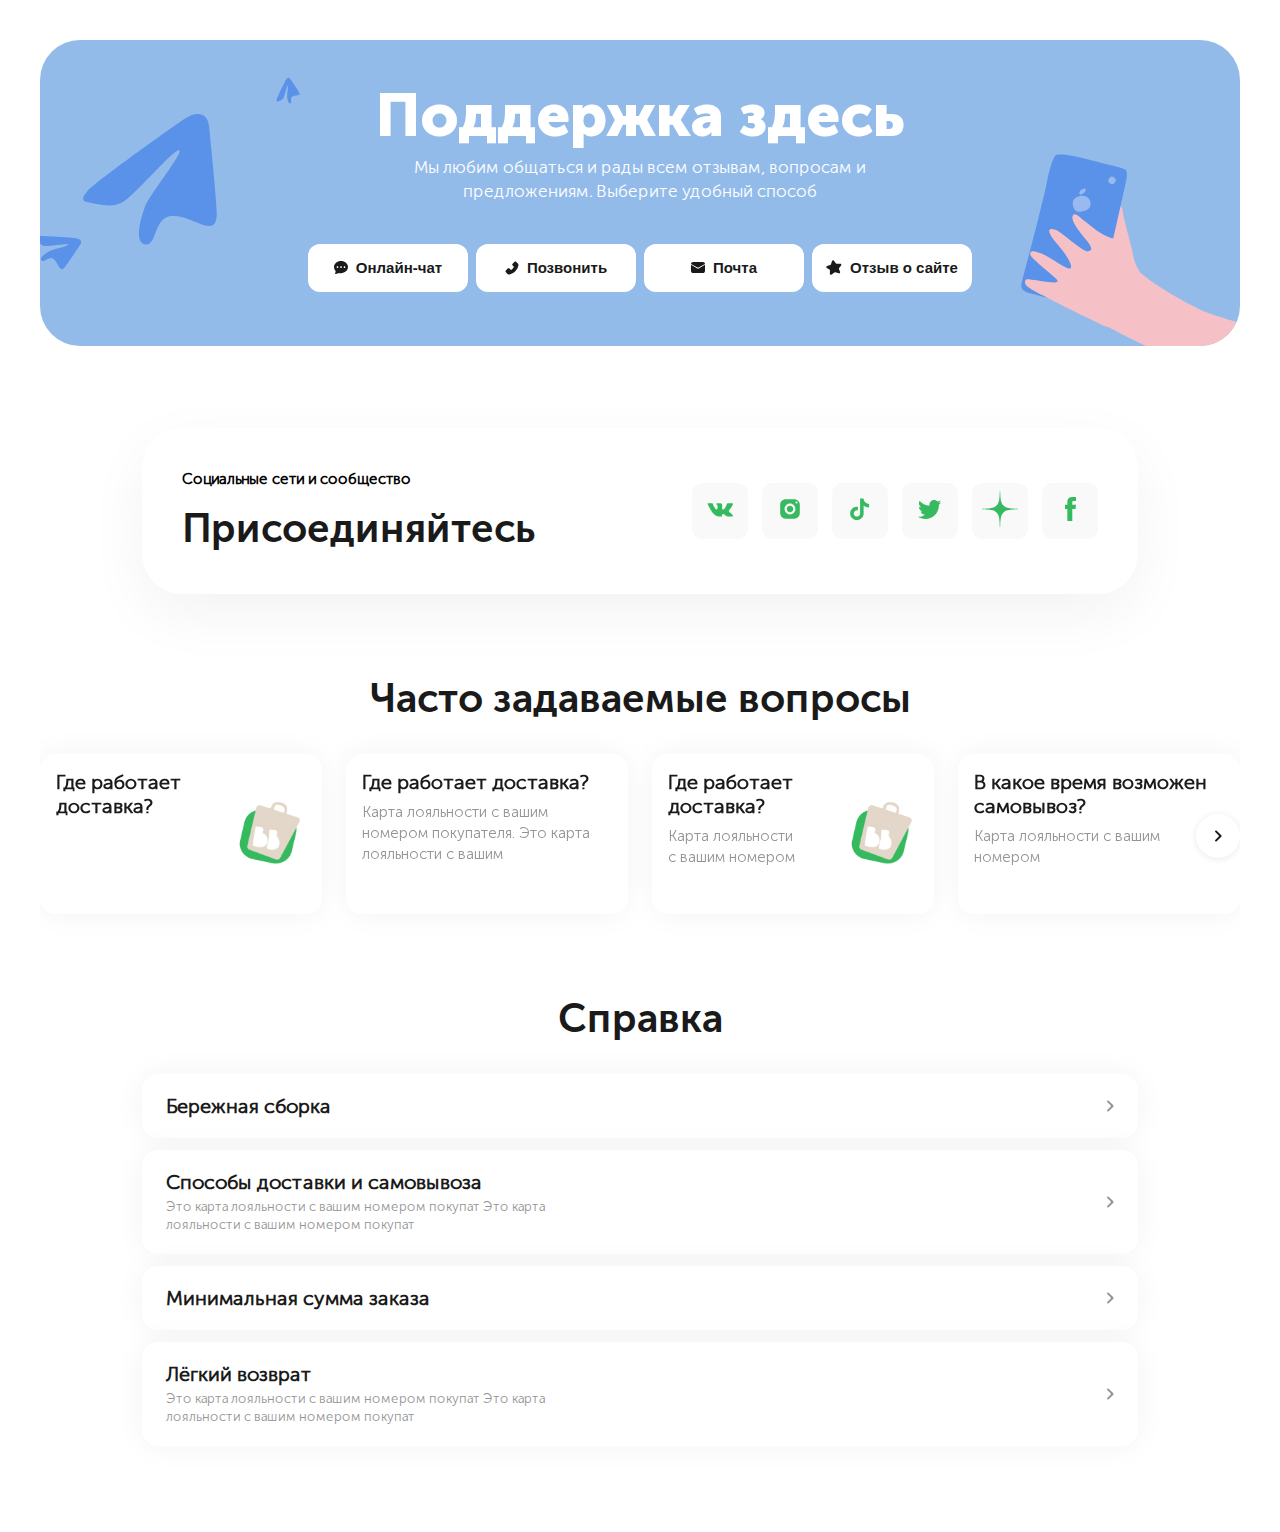
<file: index.html>
<!DOCTYPE html>
<html lang="ru">
<head>
    <meta charset="UTF-8">
    <meta http-equiv="X-UA-Compatible" content="IE=edge">
    <meta name="viewport" content="width=device-width, initial-scale=1.0">
    <title>Поддержка</title>
    <link rel="stylesheet" href="css/style.css">
    
</head>
<body>
    <main>
        <div class="support">
            <div class="container">
                <div class="support-container">
                    <h1 class="support-title">Поддержка здесь</h1>
                    <p class="support-text">Мы&nbsp;любим общаться и&nbsp;рады всем отзывам, вопросам и <br> предложениям. Выберите удобный способ</p>
                    <div class="support-buttons">
                        <button class="support-button chat"><img src="assets/svg/chat.svg" alt="chat">Онлайн-чат</button>
                        <button class="support-button call"><img src="assets/svg/call.svg" alt="call">Позвонить</button>
                        <button class="support-button email"><img src="assets/svg/email.svg" alt="email">Почта</button>
                        <button class="support-button review"><img src="assets/svg/review.svg" alt="review">Отзыв о сайте</button>
                    </div>
                    <div class="support-design">
                        <img src="assets/svg/decor-one.svg" alt="самолётики" class="support-design-one">
                        <img src="assets/svg/decor-two.svg" alt="рука с телефоном" class="support-design-two">
                    </div>
                </div>
            </div>
        </div>
        <div class="subscribe">
            <div class="container">
                <div class="subscribe-container">
                    <div class="subscribe-text">
                        <p class="subscribe-p">Социальные сети и сообщество</p>
                        <h2 class="subscribe-title title">Присоединяйтесь</h2>
                    </div>
                    <div class="subscribe-social">
                        <ul class="subscribe-social-item">
                            <li class="social-item">
                                <a href="#" class="link">
                                    <img src="assets/svg/vk.svg" alt="vk" class="-item">
                                </a>
                            </li>
                            <li class="social-item">
                                <a href="#" class="link">
                                    <img src="assets/svg/inst.svg" alt="inst" class="-item">
                                </a>
                            </li>
                            <li class="social-item">
                                <a href="#" class="link">
                                    <img src="assets/svg/tiktok.svg" alt="tictok" class="-item">
                                </a>
                            </li>
                            <li class="social-item">
                                <a href="#" class="link">
                                    <img src="assets/svg/tw.svg" alt="twitter" class="-item">
                                </a>
                            </li>
                            <li class="social-item">
                                <a href="#" class="link">
                                    <img src="assets/svg/yandex.svg" alt="yandex_dzen" class="-item">
                                </a>
                            </li>
                            <li class="social-item">
                                <a href="#" class="link">
                                    <img src="assets/svg/facebook.svg" alt="facebook" class="-item">
                                </a>
                            </li>
                        </ul>
                    </div>
                </div>
            </div>
        </div>
        <div class="FAQ">
            <div class="container">
                <div class="FAQ-container swiper-container">
                    <h2 class="FAQ-title title">Часто задаваемые вопросы</h2>
                    <div class="FAQ-cards swiper-wrapper">
                        <div class="FAQ-card card-one swiper-slide">
                            <div class="card-text">
                                <p class="card-title">
                                    <a href="#" class="card-title link">Где работает <br> доставка?</a>
                                </p>
                            </div>
                            <div class="card-picture">
                                <img src="assets/img/bag.jpg" alt="Сумка" class="card-img">
                            </div>
                        </div>
                        <div class="FAQ-card card-two swiper-slide">
                            <div class="card-text">
                                <p class="card-title">
                                    <a href="#" class="card-title link">Где работает доставка?</a>
                                </p>
                                <p class="card-subtitle">Карта лояльности с&nbsp;вашим номером покупателя. Это карта лояльности с&nbsp;вашим</p>
                            </div>
                        </div>
                        <div class="FAQ-card card-three swiper-slide">
                            <div class="card-text">
                                <p class="card-title">
                                    <a href="#" class="card-title link">Где работает <br> доставка?</a>
                                </p>
                                <p class="card-subtitle">Карта лояльности с&nbsp;вашим номером</p>
                            </div>
                            <div class="card-picture">
                                <img src="assets/img/bag.jpg" alt="Сумка" class="card-img">
                            </div>
                        </div>
                        <div class="FAQ-card card-four swiper-slide">
                            <div class="card-text">
                                <p class="card-title">
                                    <a href="#" class="card-title link">В&nbsp;какое время возможен самовывоз?</a>
                                </p>
                                <p class="card-subtitle">Карта лояльности с&nbsp;вашим номером</p>
                            </div>
                        </div>
                        <div class="FAQ-card card-one swiper-slide">
                            <div class="card-text">
                                <p class="card-title">
                                    <a href="#" class="card-title link">Где работает <br> доставка?</a>
                                </p>
                            </div>
                            <div class="card-picture">
                                <img src="assets/img/bag.jpg" alt="Сумка" class="card-img">
                            </div>
                        </div>
                        <div class="FAQ-card card-two swiper-slide">
                            <div class="card-text">
                                <p class="card-title">
                                    <a href="#" class="card-title link">Где работает доставка?</a>
                                </p>
                                <p class="card-subtitle">Карта лояльности с&nbsp;вашим номером покупателя. Это карта лояльности с&nbsp;вашим</p>
                            </div>
                        </div>
                    </div>
                    <div class="swiper-button swiper-button-next"></div>
                </div>
            </div>
        </div>
        <div class="help">
            <div class="container">
                <div class="help-container">
                    <h2 class="help-title title">Справка</h2>
                    <div class="info-blocks">
                        <div class="info-block info-block-one">
                            <div class="info-block-text">
                                <h4 class="info-block-title">Бережная сборка</h4>
                            </div>
                            <div class="info-block-img">
                                <img src="assets/svg/arrow-two.svg" alt="arrow">
                            </div>
                        </div>
                        <div class="info-block info-block-two">
                            <div class="info-block-text">
                                <h4 class="info-block-title">Способы доставки и самовывоза</h4>
                                <p class="info-block-subtitle">Это карта лояльности с вашим номером покупат Это карта <br> лояльности с вашим номером покупат</p>
                            </div>
                            <div class="info-block-img">
                                <img src="assets/svg/arrow-two.svg" alt="arrow">
                            </div>
                        </div>
                        <div class="info-block info-block-three">
                            <div class="info-block-text">
                                <h4 class="info-block-title">Минимальная сумма заказа</h4>
                            </div>
                            <div class="info-block-img">
                                <img src="assets/svg/arrow-two.svg" alt="arrow">
                            </div>
                        </div>
                        <div class="info-block info-block-four">
                            <div class="info-block-text">
                                <h4 class="info-block-title">Лёгкий возврат</h4>
                                <p class="info-block-subtitle">Это карта лояльности с вашим номером покупат Это карта <br> лояльности с вашим номером покупат</p>
                            </div>
                            <div class="info-block-img">
                                <img src="assets/svg/arrow-two.svg" alt="arrow">
                            </div>
                        </div>
                    </div>
                </div>
            </div>
        </div>
    </main>
    <script src="js/swiper.min.js"></script> 
    <script src="js/script.js"></script>
    
</body>
</html>
</file>
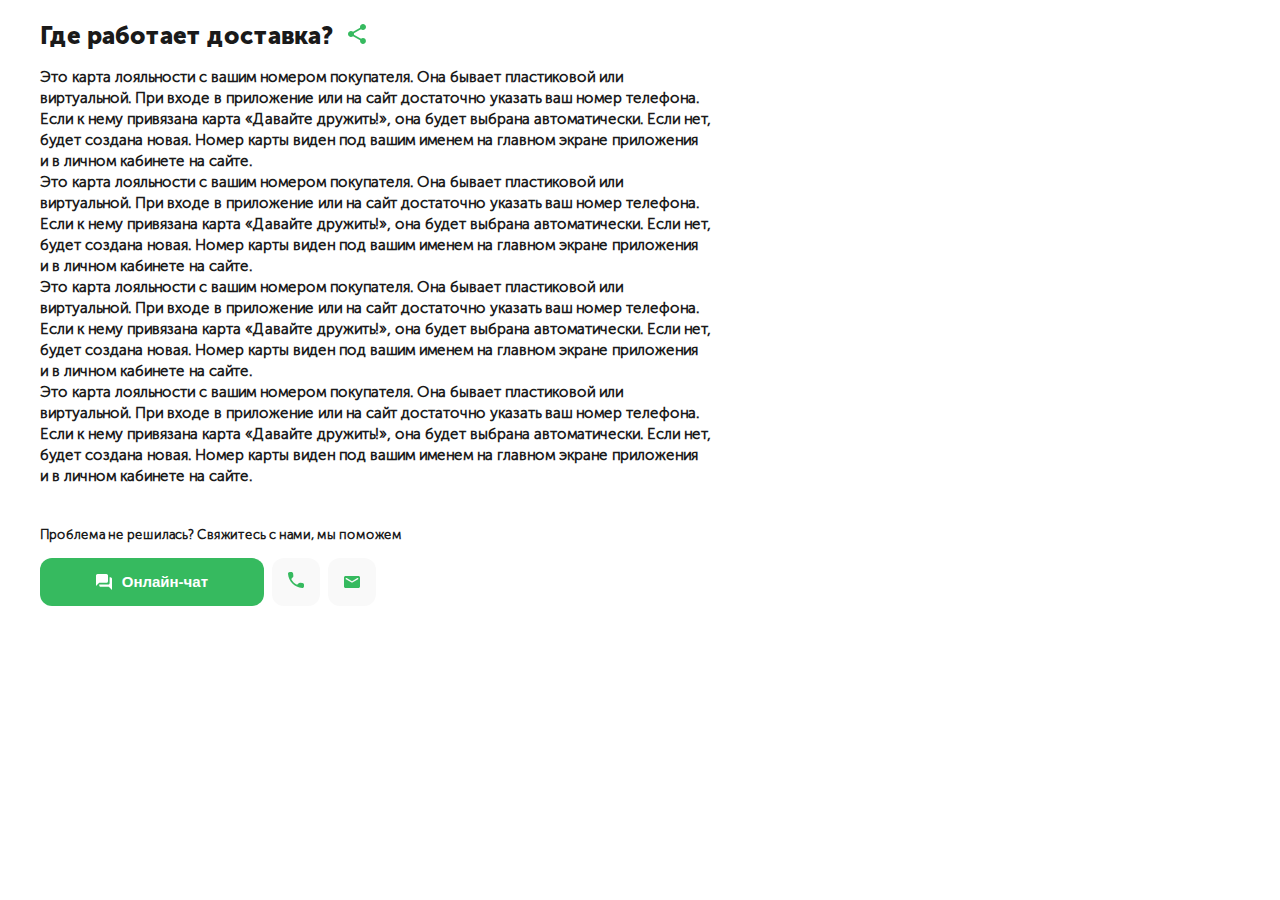
<file: support.html>
<!DOCTYPE html>
<html lang="en">
<head>
    <meta charset="UTF-8">
    <meta http-equiv="X-UA-Compatible" content="IE=edge">
    <meta name="viewport" content="width=device-width, initial-scale=1.0">
    <title>Где работает доставка?</title>
    <link rel="stylesheet" href="css/style.css">
</head>
<body>
    <main class="main">
        <div class="container support-two">
            <div class="support-delivery">
              <h3 class="support-title-delivery">Где работает доставка?</h3>
              <a href="#">
                <img src="assets/svg/share.svg" alt="share">
              </a>
            </div>
            <div class="support-content-delivery">
              <p class="support-text-delivery">Это карта лояльности с&nbsp;вашим номером покупателя. Она бывает пластиковой или виртуальной. При входе в&nbsp;приложение или на&nbsp;сайт достаточно указать ваш номер телефона. Если к&nbsp;нему привязана карта &laquo;Давайте дружить!&raquo;, она будет выбрана автоматически. Если нет, будет создана новая. Номер карты виден под вашим именем на&nbsp;главном экране приложения и&nbsp;в&nbsp;личном кабинете на&nbsp;сайте. <br>
                Это карта лояльности с&nbsp;вашим номером покупателя. Она бывает пластиковой или виртуальной. При входе в&nbsp;приложение или на&nbsp;сайт достаточно указать ваш номер телефона. Если к&nbsp;нему привязана карта &laquo;Давайте дружить!&raquo;, она будет выбрана автоматически. Если нет, будет создана новая. Номер карты виден под вашим именем на&nbsp;главном экране приложения и&nbsp;в&nbsp;личном кабинете на&nbsp;сайте. <br>
                Это карта лояльности с&nbsp;вашим номером покупателя. Она бывает пластиковой или виртуальной. При входе в&nbsp;приложение или на&nbsp;сайт достаточно указать ваш номер телефона. Если к&nbsp;нему привязана карта &laquo;Давайте дружить!&raquo;, она будет выбрана автоматически. Если нет, будет создана новая. Номер карты виден под вашим именем на&nbsp;главном экране приложения и&nbsp;в&nbsp;личном кабинете на&nbsp;сайте. <br>
                Это карта лояльности с&nbsp;вашим номером покупателя. Она бывает пластиковой или виртуальной. При входе в&nbsp;приложение или на&nbsp;сайт достаточно указать ваш номер телефона. Если к&nbsp;нему привязана карта &laquo;Давайте дружить!&raquo;, она будет выбрана автоматически. Если нет, будет создана новая. Номер карты виден под вашим именем на&nbsp;главном экране приложения и&nbsp;в&nbsp;личном кабинете на&nbsp;сайте. <br>
              </p>
            </div>
            <div class="support-contact-delivery">
              <p class="support-info-delivery">Проблема не решилась? Свяжитесь с нами, мы поможем</p>
              <div class="support-buttons-delivery">
                <button class="support-button-delivery"><img src="assets/svg/chat-white.svg" alt="chat">Онлайн-чат</button>
                <div class="support-items-delivery">
                  <a href="#" class="support-item-delivery link">
                    <img src="assets/svg/call-green.svg" alt="Значок телефонной трубки">
                  </a>
                </div>
                <div class="support-items-delivery">
                  <a href="#" class="support-item-delivery link">
                    <img src="assets/svg/email-green.svg" alt="Значок почты">
                  </a>
                </div>
              </div>
            </div>
          </div>
    </main>
</body>
</html>
</file>
<file: css/style.css>
* {
  -webkit-box-sizing: border-box;
          box-sizing: border-box;
  margin: 0;
  padding: 0;
}

*::before,
*::after {
  -webkit-box-sizing: border-box;
          box-sizing: border-box;
}

@font-face {
  font-family: "MuseoSansCyrl-300";
  src: url("../assets/font/museosanscyrl-300.eot");
  /* IE 9 Compatibility Mode */
  src: url("../assets/font/museosanscyrl-300.eot?#iefix") format("embedded-opentype"), url("../assets/font/museosanscyrl-300.woff2") format("woff2"), url("../assets/font/museosanscyrl-300.woff") format("woff"), url("../assets/font/museosanscyrl-300.ttf") format("truetype"), url("../assets/font/museosanscyrl-300.svg#museosanscyrl-300") format("svg");
  /* Chrome < 4, Legacy iOS */
}
@font-face {
  font-family: "MuseoSansCyrl-700";
  src: url("../assets/font/museosanscyrl-700.eot");
  /* IE 9 Compatibility Mode */
  src: url("../assets/font/museosanscyrl-700.eot?#iefix") format("embedded-opentype"), url("../assets/font/museosanscyrl-700.woff2") format("woff2"), url("../assets/font/museosanscyrl-700.woff") format("woff"), url("../assets/font/museosanscyrl-700.ttf") format("truetype"), url("../assets/font/museosanscyrl-700.svg#museosanscyrl-700") format("svg");
  /* Chrome < 4, Legacy iOS */
}
@font-face {
  font-family: "MuseoSansCyrl-900";
  src: url("../assets/font/museosanscyrl-900.eot");
  /* IE 9 Compatibility Mode */
  src: url("../assets/font/museosanscyrl-900.eot?#iefix") format("embedded-opentype"), url("../assets/font/museosanscyrl-900.woff2") format("woff2"), url("../assets/font/museosanscyrl-900.woff") format("woff"), url("../assets/font/museosanscyrl-900.ttf") format("truetype"), url("../assets/font/museosanscyrl-900.svg#museosanscyrl-300") format("svg");
  /* Chrome < 4, Legacy iOS */
}
body {
  font-family: "MuseoSansCyrl-300", sans-serif;
  font-weight: 400;
  background-color: #fff;
}

img {
  max-width: 100%;
}

.link {
  text-decoration: none;
}

li {
  list-style-type: none;
}

.container {
  max-width: 1280px;
  padding: 0 40px;
  margin: 0 auto;
}

.support-container {
  overflow: hidden;
  position: relative;
  padding-top: 40px;
  margin-top: 40px;
  margin-bottom: 82px;
  background: #93BBEA;
  border-radius: 40px;
  height: 306px;
  display: -webkit-box;
  display: -ms-flexbox;
  display: flex;
  -webkit-box-orient: vertical;
  -webkit-box-direction: normal;
      -ms-flex-direction: column;
          flex-direction: column;
  -webkit-box-align: center;
      -ms-flex-align: center;
          align-items: center;
}
.support-container .support-design-one {
  position: absolute;
  top: 12%;
  left: 0%;
  z-index: 1;
}
.support-container .support-design-two {
  position: absolute;
  bottom: 0%;
  right: 0%;
  z-index: 1;
}
.support-container .support-title {
  font-family: "MuseoSansCyrl-900";
  font-weight: 900;
  font-size: 60px;
  line-height: 120%;
  color: #fff;
  text-align: center;
  z-index: 3;
}
.support-container .support-text {
  padding-top: 4px;
  font-size: 17px;
  line-height: 140%;
  color: #fff;
  text-align: center;
  z-index: 3;
}
.support-container .support-buttons {
  padding-top: 40px;
  display: -webkit-box;
  display: -ms-flexbox;
  display: flex;
  z-index: 3;
}
.support-container .support-buttons .support-button {
  margin: 0 4px;
  width: 160px;
  height: 48px;
  background-color: #fff;
  border-radius: 12px;
  border: none;
  font-size: 15px;
  line-height: 120%;
  font-weight: 600;
  color: #1A1A1A;
  display: -webkit-box;
  display: -ms-flexbox;
  display: flex;
  -webkit-box-align: center;
      -ms-flex-align: center;
          align-items: center;
  -webkit-box-pack: center;
      -ms-flex-pack: center;
          justify-content: center;
  cursor: pointer;
}
.support-container .support-buttons .support-button img {
  padding-right: 8px;
}
.support-container .support-buttons .support-button:hover {
  color: #5992E8;
}

.subscribe-container {
  position: relative;
  height: 166px;
  background: #fff;
  -webkit-box-shadow: 0px 20px 60px rgba(26, 26, 26, 0.05);
          box-shadow: 0px 20px 60px rgba(26, 26, 26, 0.05);
  border-radius: 40px;
  margin: 0 102px;
  padding: 0 33px;
  display: -webkit-box;
  display: -ms-flexbox;
  display: flex;
  -webkit-box-align: center;
      -ms-flex-align: center;
          align-items: center;
  -webkit-box-pack: justify;
      -ms-flex-pack: justify;
          justify-content: space-between;
}
.subscribe-container .subscribe-text {
  padding-left: 7px;
  display: -webkit-box;
  display: -ms-flexbox;
  display: flex;
  -webkit-box-orient: vertical;
  -webkit-box-direction: normal;
      -ms-flex-direction: column;
          flex-direction: column;
}
.subscribe-container .subscribe-p {
  font-weight: 600;
  font-size: 15px;
  line-height: 120%;
}
.subscribe-container .subscribe-title {
  padding-top: 16px;
  font-family: "MuseoSansCyrl-700";
  font-weight: 700;
  font-size: 40px;
  line-height: 120%;
  color: #1A1A1A;
}
.subscribe-container .subscribe-social-item {
  display: -webkit-box;
  display: -ms-flexbox;
  display: flex;
  -webkit-box-align: center;
      -ms-flex-align: center;
          align-items: center;
}
.subscribe-container .subscribe-social-item .social-item {
  margin: 0 7px;
  display: -webkit-box;
  display: -ms-flexbox;
  display: flex;
  -webkit-box-align: center;
      -ms-flex-align: center;
          align-items: center;
  -webkit-box-pack: center;
      -ms-flex-pack: center;
          justify-content: center;
  width: 56px;
  height: 56px;
  border-radius: 10px;
  background-color: #F9F9F9;
}
.subscribe-container .subscribe-social-item .social-item:hover {
  -webkit-filter: saturate(0.2);
          filter: saturate(0.2);
}

.FAQ-container {
  position: relative;
  overflow: hidden;
  padding: 80px 0;
}
.FAQ-container .swiper-button {
  position: absolute;
  top: 55%;
  right: 0;
  width: 44px;
  height: 44px;
  -webkit-box-shadow: 0px 1px 7px rgba(0, 0, 0, 0.09);
          box-shadow: 0px 1px 7px rgba(0, 0, 0, 0.09);
  border-radius: 50%;
  cursor: pointer;
  display: -webkit-box;
  display: -ms-flexbox;
  display: flex;
  -webkit-box-pack: center;
      -ms-flex-pack: center;
          justify-content: center;
  -webkit-box-align: center;
      -ms-flex-align: center;
          align-items: center;
  background: #fff url("../assets/svg/arrow.svg") center no-repeat;
  right: 0%;
}
.FAQ-container .FAQ-title {
  font-family: "MuseoSansCyrl-700";
  font-weight: 700;
  font-size: 40px;
  line-height: 120%;
  color: #1A1A1A;
  text-align: center;
}
.FAQ-container .FAQ-cards {
  padding-top: 32px;
  display: -webkit-box;
  display: -ms-flexbox;
  display: flex;
}
.FAQ-container .FAQ-cards .FAQ-card {
  display: -webkit-box;
  display: -ms-flexbox;
  display: flex;
  padding: 16px;
  cursor: pointer;
  min-width: 282px;
  max-width: 282px;
  height: 160px;
  background-color: #fff;
  -webkit-box-shadow: 0px 0px 30px rgba(0, 0, 0, 0.05);
          box-shadow: 0px 0px 30px rgba(0, 0, 0, 0.05);
  border-radius: 16px;
}
.FAQ-container .FAQ-cards .FAQ-card .card-text {
  text-align: left;
  -webkit-box-flex: 1;
      -ms-flex: 1 1 100%;
          flex: 1 1 100%;
  padding-right: 10px;
}
.FAQ-container .FAQ-cards .FAQ-card .card-text .card-title {
  font-weight: 600;
  font-size: 20px;
  line-height: 120%;
  color: #1A1A1A;
  margin-bottom: 8px;
}
.FAQ-container .FAQ-cards .FAQ-card .card-text .card-subtitle {
  font-size: 15px;
  line-height: 140%;
  color: #949494;
}
.FAQ-container .FAQ-cards .FAQ-card .card-picture {
  display: -webkit-box;
  display: -ms-flexbox;
  display: flex;
  -webkit-box-pack: center;
      -ms-flex-pack: center;
          justify-content: center;
  -webkit-box-align: center;
      -ms-flex-align: center;
          align-items: center;
  -webkit-box-flex: 0;
      -ms-flex: 0 1 42%;
          flex: 0 1 42%;
  margin-left: auto;
}

.help-container {
  margin: 0 102px;
  padding-bottom: 80px;
  display: -webkit-box;
  display: -ms-flexbox;
  display: flex;
  -webkit-box-orient: vertical;
  -webkit-box-direction: normal;
      -ms-flex-direction: column;
          flex-direction: column;
  -webkit-box-align: center;
      -ms-flex-align: center;
          align-items: center;
}
.help-container .help-title {
  font-family: "MuseoSansCyrl-700";
  font-weight: 700;
  font-size: 40px;
  line-height: 120%;
  color: #1A1A1A;
  text-align: center;
}
.help-container .info-blocks {
  padding-top: 26px;
  width: 100%;
  margin: 0 102px;
  display: -webkit-box;
  display: -ms-flexbox;
  display: flex;
  -webkit-box-orient: vertical;
  -webkit-box-direction: normal;
      -ms-flex-direction: column;
          flex-direction: column;
}
.help-container .info-blocks .info-block {
  margin: 6px 0;
  padding: 20px 24px;
  background: #fff;
  -webkit-box-shadow: 0px 0px 30px rgba(0, 0, 0, 0.05);
          box-shadow: 0px 0px 30px rgba(0, 0, 0, 0.05);
  border-radius: 16px;
  display: -webkit-box;
  display: -ms-flexbox;
  display: flex;
  -webkit-box-pack: justify;
      -ms-flex-pack: justify;
          justify-content: space-between;
  -webkit-box-align: center;
      -ms-flex-align: center;
          align-items: center;
  cursor: pointer;
}
.help-container .info-blocks .info-block .info-block-title {
  font-weight: 600;
  font-size: 20px;
  line-height: 120%;
  color: #1A1A1A;
}
.help-container .info-blocks .info-block .info-block-subtitle {
  padding-top: 4px;
  font-size: 13px;
  line-height: 140%;
  color: #949494;
}
.help-container .info-blocks .info-block-one {
  height: 64px;
}
.help-container .info-blocks .info-block-two {
  height: 104px;
}
.help-container .info-blocks .info-block-three {
  height: 64px;
}
.help-container .info-blocks .info-block-four {
  height: 104px;
}

.support-two {
  padding-top: 22px;
}
.support-two .support-delivery {
  display: -webkit-box;
  display: -ms-flexbox;
  display: flex;
  -webkit-box-align: center;
      -ms-flex-align: center;
          align-items: center;
  -webkit-box-pack: start;
      -ms-flex-pack: start;
          justify-content: start;
}
.support-two .support-title-delivery {
  font-family: "MuseoSansCyrl-900";
  font-weight: 900;
  font-size: 24px;
  line-height: 120%;
  color: #1A1A1A;
  padding-right: 15px;
}
.support-two .support-content-delivery {
  padding-top: 16px;
  width: 56%;
}
.support-two .support-content-delivery .support-text-delivery {
  font-weight: 700;
  font-size: 15px;
  line-height: 140%;
  color: #1A1A1A;
}
.support-two .support-contact-delivery {
  padding-top: 40px;
}
.support-two .support-contact-delivery .support-info-delivery {
  font-weight: 600;
  font-size: 13px;
  line-height: 120%;
  color: #1A1A1A;
}
.support-two .support-buttons-delivery {
  padding-top: 16px;
  display: -webkit-box;
  display: -ms-flexbox;
  display: flex;
}
.support-two .support-buttons-delivery .support-button-delivery {
  display: -webkit-box;
  display: -ms-flexbox;
  display: flex;
  -webkit-box-align: center;
      -ms-flex-align: center;
          align-items: center;
  -webkit-box-pack: justify;
      -ms-flex-pack: justify;
          justify-content: space-between;
  padding: 0 56px;
  margin-right: 8px;
  width: 224px;
  height: 48px;
  background-color: #36BA5F;
  border: none;
  border-radius: 12px;
  font-weight: 600;
  font-size: 15px;
  line-height: 120%;
  color: #fff;
}
.support-two .support-buttons-delivery .support-items-delivery {
  margin-right: 8px;
  background: #F9F9F9;
  border-radius: 12px;
  width: 48px;
  height: 48px;
  display: -webkit-box;
  display: -ms-flexbox;
  display: flex;
  -webkit-box-align: center;
      -ms-flex-align: center;
          align-items: center;
  -webkit-box-pack: center;
      -ms-flex-pack: center;
          justify-content: center;
}

@media (max-width: 1140px) {
  .subscribe-container {
    display: -webkit-box;
    display: -ms-flexbox;
    display: flex;
    -webkit-box-align: center;
        -ms-flex-align: center;
            align-items: center;
    -webkit-box-orient: vertical;
    -webkit-box-direction: normal;
        -ms-flex-direction: column;
            flex-direction: column;
    -webkit-box-pack: center;
        -ms-flex-pack: center;
            justify-content: center;
  }
  .subscribe-container .subscribe-text {
    display: -webkit-box;
    display: -ms-flexbox;
    display: flex;
    -webkit-box-orient: vertical;
    -webkit-box-direction: normal;
        -ms-flex-direction: column;
            flex-direction: column;
    -webkit-box-align: center;
        -ms-flex-align: center;
            align-items: center;
  }
}
@media (max-width: 780px) {
  .FAQ-container .FAQ-title,
.help-container .help-title {
    font-size: 30px;
  }

  .FAQ-container .FAQ-cards .FAQ-card {
    max-width: 230px;
    min-width: 230px;
  }

  .support-container .support-design-two {
    width: 200px;
  }
  .support-container .support-title {
    font-size: 40px;
  }
  .support-container .support-buttons {
    padding-top: 20px;
    -webkit-box-pack: center;
        -ms-flex-pack: center;
            justify-content: center;
    -ms-flex-wrap: wrap;
        flex-wrap: wrap;
  }
  .support-container .support-buttons .support-button {
    width: 45%;
    margin-bottom: 10px;
  }
  .support-container .support-text {
    padding: 0 5px;
    font-size: 15px;
  }
  .support-container br {
    display: none;
  }

  .subscribe-container {
    margin: 0 20px;
    height: 250px;
    display: -webkit-box;
    display: -ms-flexbox;
    display: flex;
    -webkit-box-align: center;
        -ms-flex-align: center;
            align-items: center;
    -webkit-box-orient: vertical;
    -webkit-box-direction: normal;
        -ms-flex-direction: column;
            flex-direction: column;
    -webkit-box-pack: center;
        -ms-flex-pack: center;
            justify-content: center;
  }
  .subscribe-container .subscribe-text {
    display: -webkit-box;
    display: -ms-flexbox;
    display: flex;
    -webkit-box-orient: vertical;
    -webkit-box-direction: normal;
        -ms-flex-direction: column;
            flex-direction: column;
    -webkit-box-align: center;
        -ms-flex-align: center;
            align-items: center;
  }
  .subscribe-container .subscribe-title {
    font-size: 30px;
    line-height: 120%;
    color: #1A1A1A;
  }
  .subscribe-container .subscribe-social-item {
    display: -webkit-box;
    display: -ms-flexbox;
    display: flex;
    -webkit-box-align: center;
        -ms-flex-align: center;
            align-items: center;
    -ms-flex-wrap: wrap;
        flex-wrap: wrap;
  }
  .subscribe-container .subscribe-social-item .social-item {
    margin-bottom: 5px;
    display: -webkit-box;
    display: -ms-flexbox;
    display: flex;
    -webkit-box-align: center;
        -ms-flex-align: center;
            align-items: center;
    -webkit-box-pack: center;
        -ms-flex-pack: center;
            justify-content: center;
    width: 25%;
    height: 56px;
    border-radius: 10px;
    background-color: #F9F9F9;
  }

  .help-container {
    margin: 0 42px;
  }
  .help-container br {
    display: none;
  }
  .help-container .info-blocks .info-block .info-block-text {
    width: 80%;
  }
  .help-container .info-blocks .info-block .info-block-title {
    font-size: 15px;
  }
  .help-container .info-blocks .info-block .info-block-subtitle {
    display: none;
  }

  .support-two .support-content-delivery {
    width: 100%;
  }
}
@media (max-width: 470px) {
  .support-container {
    padding-top: 20px;
  }
  .support-container .support-buttons {
    padding-top: 15px;
  }
  .support-container .support-design-one {
    width: 200px;
  }
  .support-container .support-title {
    font-size: 35px;
  }

  .FAQ-container .FAQ-title,
.help-container .help-title,
.subscribe-container .subscribe-title {
    font-size: 25px;
  }

  .subscribe-container .subscribe-p {
    text-align: center;
  }

  .FAQ-container .FAQ-cards .FAQ-card .card-text .card-title {
    font-size: 15px;
  }
  .FAQ-container .FAQ-cards .FAQ-card .card-text .card-subtitle {
    font-style: 11px;
  }

  .support-two .support-buttons-delivery .support-button-delivery {
    padding: 0 40px;
  }
}
</file>
